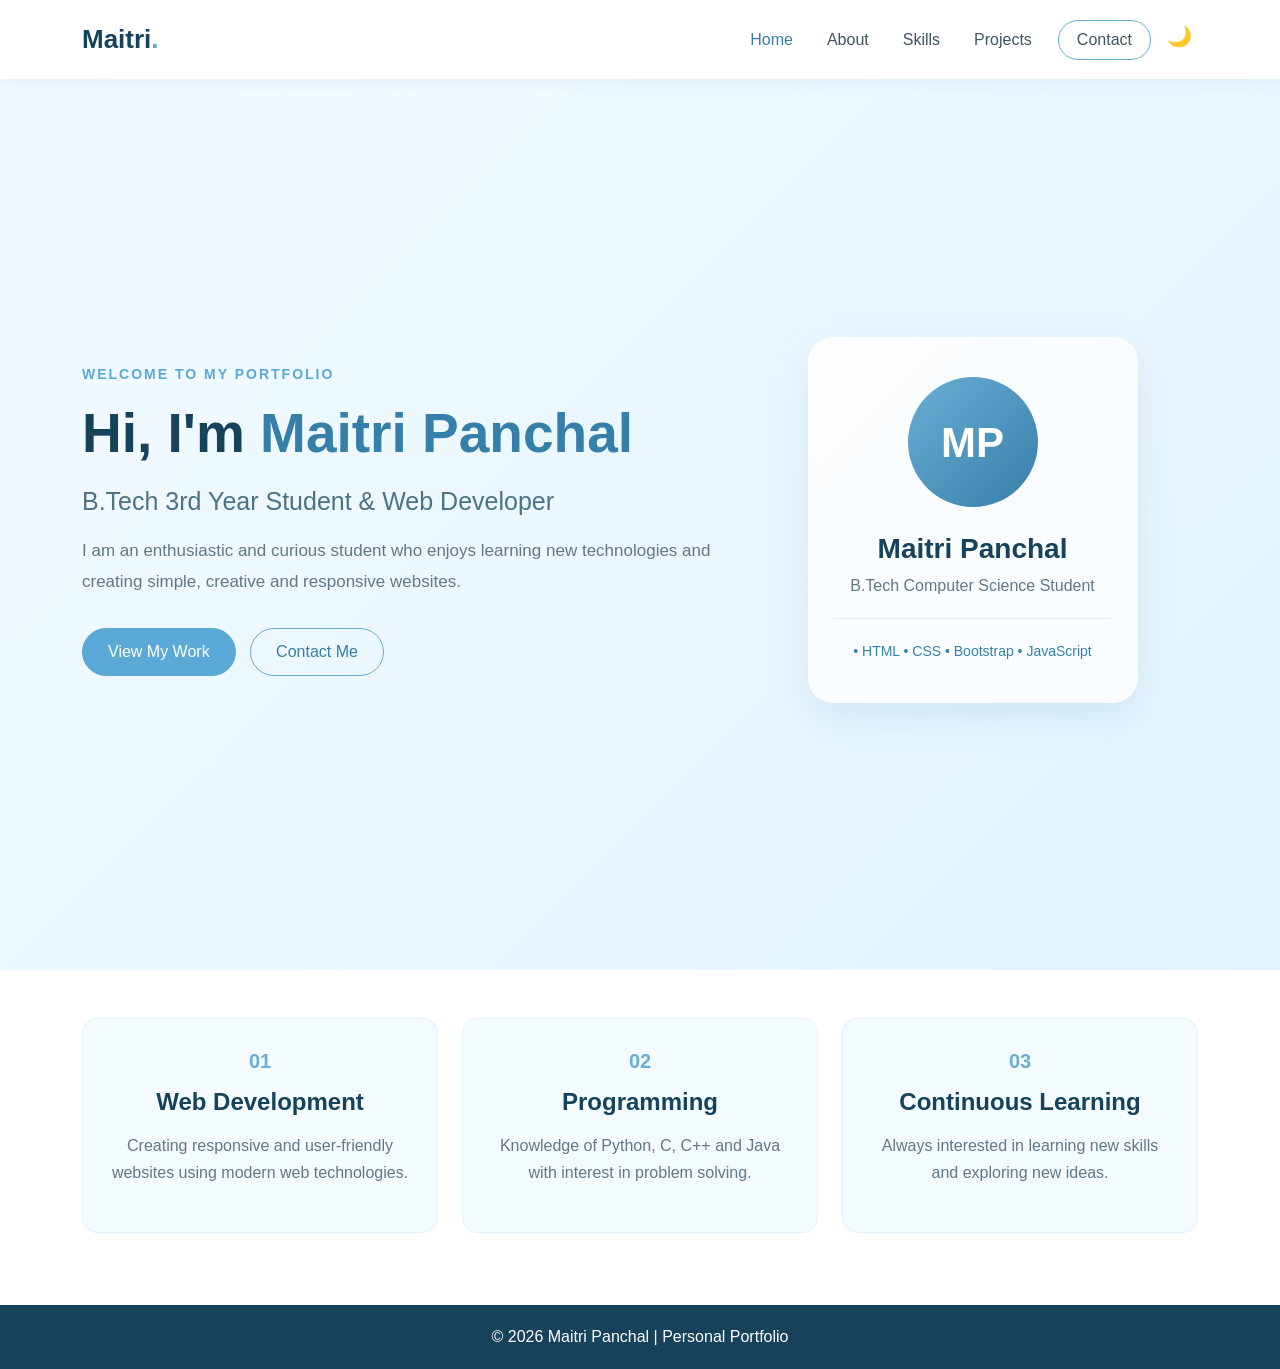
<file: index.html>
<!DOCTYPE html>
<html lang="en">
<head>
    <meta charset="UTF-8">
    <meta name="viewport" content="width=device-width, initial-scale=1.0">

    <title>Maitri Panchal | Portfolio</title>

    <!-- Bootstrap CSS -->
    <link href="https://cdn.jsdelivr.net/npm/bootstrap@5.3.3/dist/css/bootstrap.min.css" rel="stylesheet">

    <!-- Custom CSS -->
    <link rel="stylesheet" href="style.css">
</head>

<body>

    <!-- Navbar -->
    <nav class="navbar navbar-expand-lg fixed-top">
        <div class="container">

            <a class="navbar-brand" href="index.html">
                Maitri<span>.</span>
            </a>

            <button class="navbar-toggler" type="button"
                    data-bs-toggle="collapse"
                    data-bs-target="#navbarNav">
                <span class="navbar-toggler-icon"></span>
            </button>

            <div class="collapse navbar-collapse" id="navbarNav">
                <ul class="navbar-nav ms-auto">

                    <li class="nav-item">
                        <a class="nav-link active" href="index.html">Home</a>
                    </li>

                    <li class="nav-item">
                        <a class="nav-link" href="about.html">About</a>
                    </li>

                    <li class="nav-item">
                        <a class="nav-link" href="skills.html">Skills</a>
                    </li>

                    <li class="nav-item">
                        <a class="nav-link" href="projects.html">Projects</a>
                    </li>
<li class="nav-item">
    <a class="nav-link contact-link" href="contact.html">Contact</a>
</li>
<li class="nav-item">
    <button class="theme-btn" onclick="toggleTheme()">🌙</button>
</li>
                </ul>
            </div>

        </div>
    </nav>


    <!-- Hero Section -->
    <section class="hero">

        <div class="container">
            <div class="row align-items-center min-vh-100">

                <div class="col-lg-7">

                    <p class="hero-small">
                        WELCOME TO MY PORTFOLIO
                    </p>

                    <h1>
                        Hi, I'm <span>Maitri Panchal</span>
                    </h1>

                    <h2>
                        B.Tech 3rd Year Student & Web Developer
                    </h2>

                    <p class="hero-text">
                        I am an enthusiastic and curious student who enjoys
                        learning new technologies and creating simple,
                        creative and responsive websites.
                    </p>

                    <div class="hero-buttons">

                        <a href="projects.html" class="btn btn-primary">
                            View My Work
                        </a>

                        <a href="contact.html" class="btn btn-outline-primary">
                            Contact Me
                        </a>

                    </div>

                </div>

                <div class="col-lg-5 text-center">

                    <div class="profile-card">

                        <div class="profile-circle">
                            MP
                        </div>

                        <h3>Maitri Panchal</h3>

                        <p>B.Tech Computer Science Student</p>

                        <div class="profile-line"></div>

                        <small>
                            • HTML • CSS • Bootstrap • JavaScript
                        </small>

                    </div>

                </div>

            </div>
        </div>

    </section>


    <!-- Quick Introduction -->
    <section class="intro-section py-5">

        <div class="container">

            <div class="row text-center">

                <div class="col-md-4 mb-4">
                    <div class="intro-card">
                        <h3>01</h3>
                        <h4>Web Development</h4>
                        <p>
                            Creating responsive and user-friendly websites
                            using modern web technologies.
                        </p>
                    </div>
                </div>

                <div class="col-md-4 mb-4">
                    <div class="intro-card">
                        <h3>02</h3>
                        <h4>Programming</h4>
                        <p>
                            Knowledge of Python, C, C++ and Java with
                            interest in problem solving.
                        </p>
                    </div>
                </div>

                <div class="col-md-4 mb-4">
                    <div class="intro-card">
                        <h3>03</h3>
                        <h4>Continuous Learning</h4>
                        <p>
                            Always interested in learning new skills and
                            exploring new ideas.
                        </p>
                    </div>
                </div>

            </div>

        </div>

    </section>


    <!-- Footer -->
    <footer>
        <p>
            © 2026 Maitri Panchal | Personal Portfolio
        </p>
    </footer>


    <!-- Bootstrap JS -->
    <script src="https://cdn.jsdelivr.net/npm/bootstrap@5.3.3/dist/js/bootstrap.bundle.min.js"></script>

    <!-- Custom JS -->
    <script src="script.js"></script>

</body>
</html>
</file>
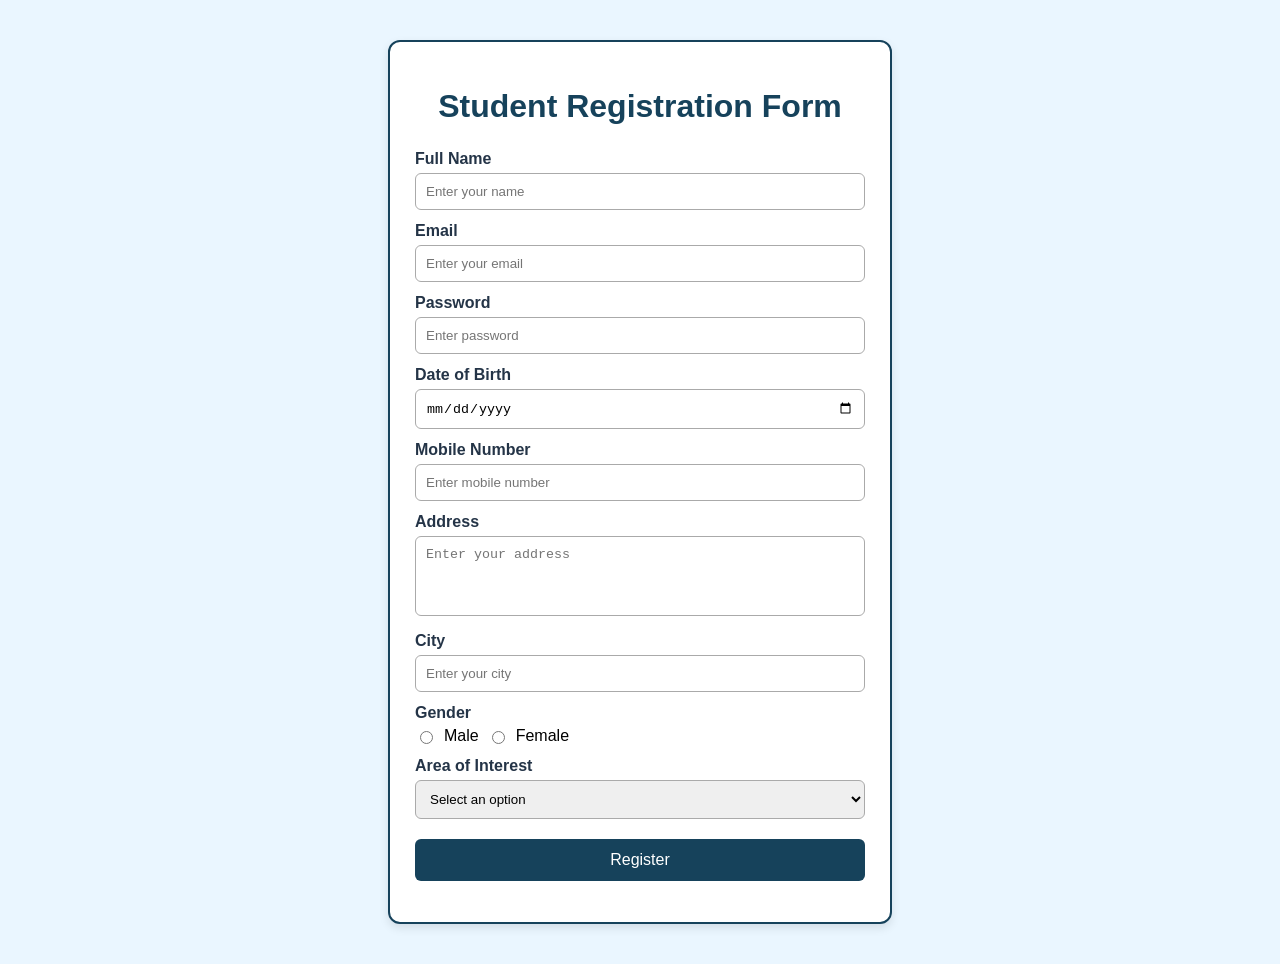
<file: student-registration/index.html>
<!DOCTYPE html>
<html lang="en">
<head>
    <meta charset="UTF-8">
    <meta name="viewport" content="width=device-width, initial-scale=1.0">
    <title>Student Registration Form</title>

    <link rel="stylesheet" href="style.css">
</head>

<body>

    <div class="container">
        <h1>Student Registration Form</h1>

        <form id="registrationForm">

            <label>Full Name</label>
            <input type="text" id="name" placeholder="Enter your name">

            <label>Email</label>
            <input type="email" id="email" placeholder="Enter your email">

            <label>Password</label>
            <input type="password" id="password" placeholder="Enter password">

            <label>Date of Birth</label>
            <input type="date" id="dob">

            <label>Mobile Number</label>
            <input type="tel" id="mobile" placeholder="Enter mobile number">

            <label>Address</label>
            <textarea id="address" placeholder="Enter your address"></textarea>

            <label>City</label>
            <input type="text" id="city" placeholder="Enter your city">

            <label>Gender</label>
            <div class="gender">
                <input type="radio" name="gender" value="Male"> Male
                <input type="radio" name="gender" value="Female"> Female
            </div>

            <label>Area of Interest</label>
            <select id="interest">
                <option value="">Select an option</option>
                <option>Web Development</option>
                <option>Python</option>
                <option>Java</option>
                <option>Data Science</option>
            </select>

            <button type="submit">Register</button>

        </form>

        <p id="message"></p>
    </div>

    <script src="script.js"></script>

</body>
</html>
</file>
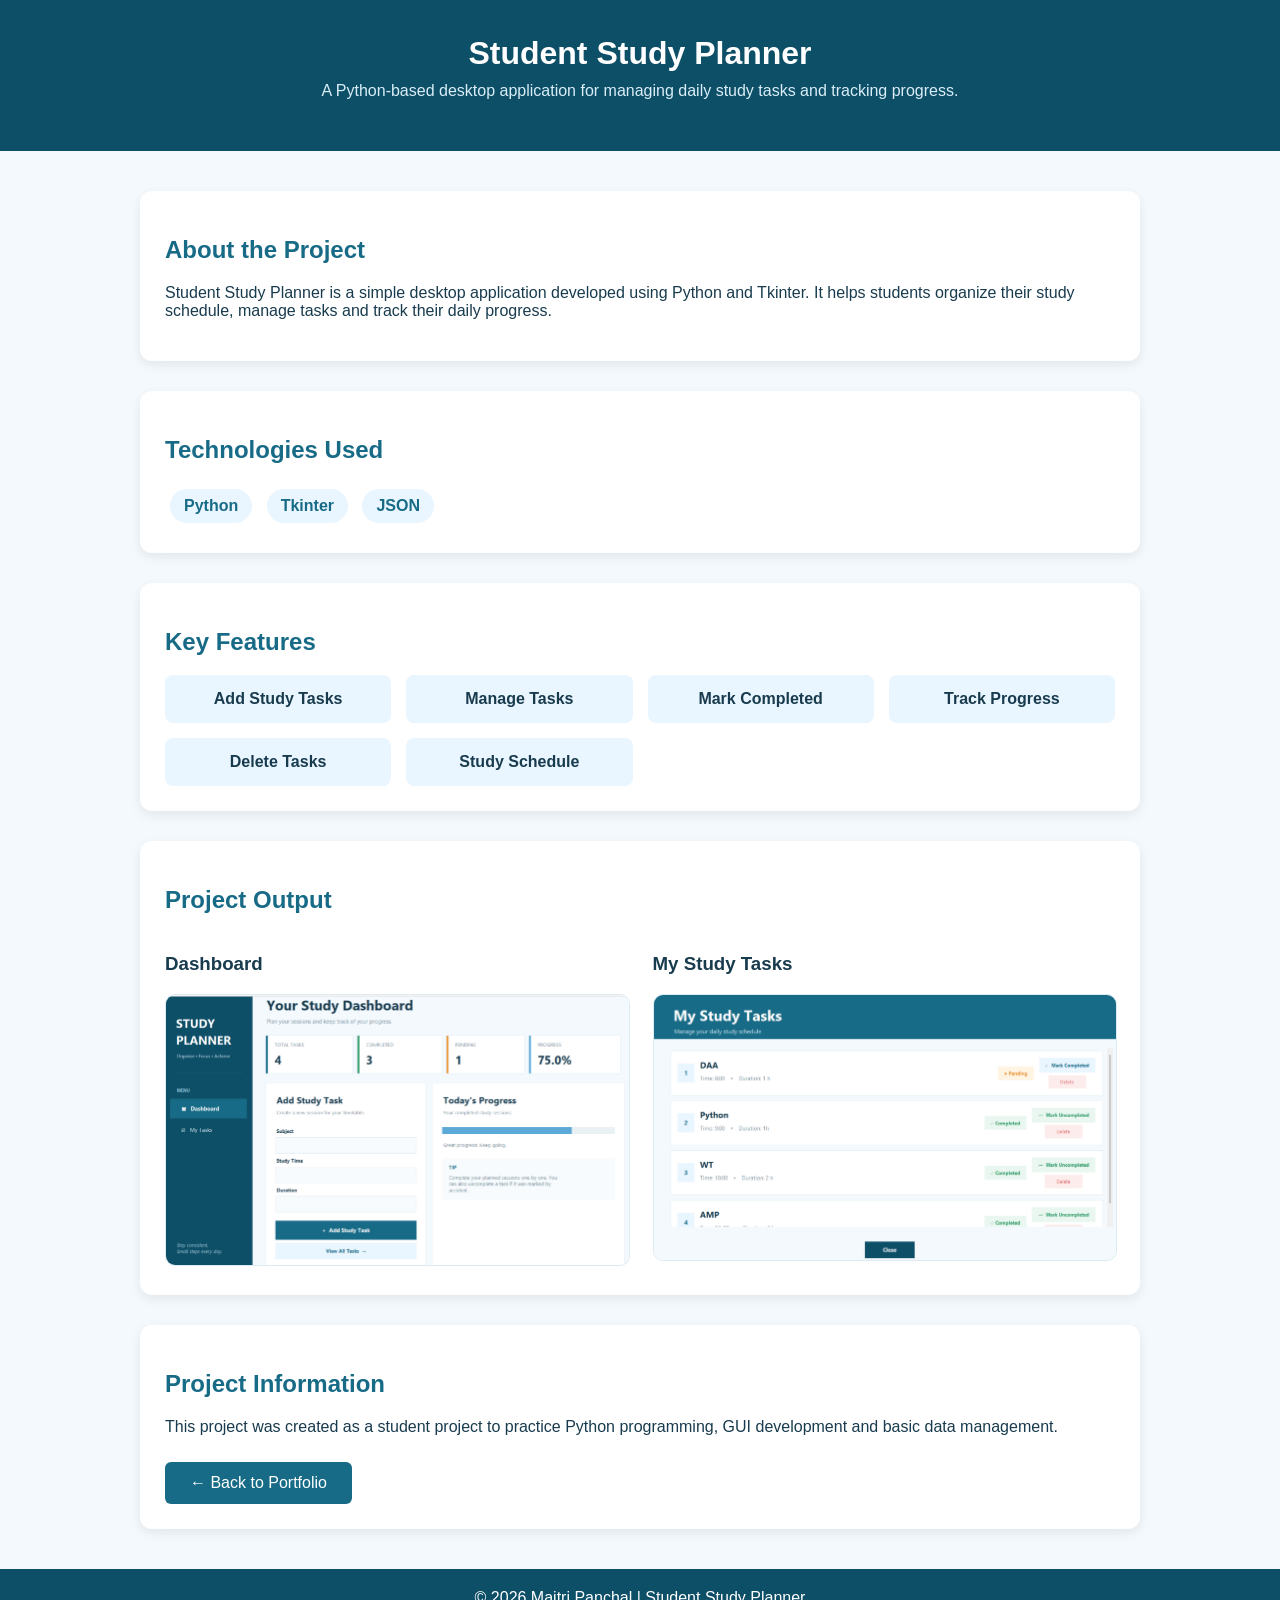
<file: student-study-planner/index.html>
<!DOCTYPE html>
<html lang="en">

<head>
    <meta charset="UTF-8">
    <meta name="viewport" content="width=device-width, initial-scale=1.0">

    <title>Student Study Planner | Maitri Panchal</title>

    <style>
        body {
            font-family: Arial, sans-serif;
            margin: 0;
            background: #f3f9fd;
            color: #183b4e;
        }

        header {
            background: #0e4f68;
            color: white;
            text-align: center;
            padding: 35px 20px;
        }

        header h1 {
            margin: 0;
            font-size: 32px;
        }

        header p {
            margin-top: 10px;
            color: #d9eef7;
        }

        .container {
            width: 90%;
            max-width: 1000px;
            margin: 40px auto;
        }

        .card {
            background: white;
            padding: 25px;
            margin-bottom: 30px;
            border-radius: 12px;
            box-shadow: 0 4px 12px rgba(0, 0, 0, 0.08);
        }

        h2 {
            color: #176b87;
        }

        .features {
            display: grid;
            grid-template-columns: repeat(auto-fit, minmax(200px, 1fr));
            gap: 15px;
        }

        .feature {
            background: #eaf6ff;
            padding: 15px;
            border-radius: 8px;
            text-align: center;
            font-weight: bold;
        }

        .screenshots {
            display: grid;
            grid-template-columns: repeat(auto-fit, minmax(300px, 1fr));
            gap: 25px;
        }

        .screenshots img {
            width: 100%;
            border-radius: 10px;
            border: 1px solid #dceaf2;
        }

        .tech span {
            display: inline-block;
            background: #eaf6ff;
            color: #176b87;
            padding: 8px 14px;
            margin: 5px;
            border-radius: 20px;
            font-weight: bold;
        }

        .back-btn {
            display: inline-block;
            background: #176b87;
            color: white;
            text-decoration: none;
            padding: 12px 25px;
            border-radius: 6px;
            margin-top: 10px;
        }

        .back-btn:hover {
            background: #0e4f68;
        }

        footer {
            text-align: center;
            padding: 20px;
            background: #0e4f68;
            color: white;
            margin-top: 40px;
        }
    </style>

</head>

<body>

    <header>

        <h1>Student Study Planner</h1>

        <p>
            A Python-based desktop application for managing
            daily study tasks and tracking progress.
        </p>

    </header>


    <div class="container">


        <!-- About Project -->
        <div class="card">

            <h2>About the Project</h2>

            <p>
                Student Study Planner is a simple desktop application
                developed using Python and Tkinter. It helps students
                organize their study schedule, manage tasks and track
                their daily progress.
            </p>

        </div>


        <!-- Technologies -->
        <div class="card">

            <h2>Technologies Used</h2>

            <div class="tech">

                <span>Python</span>
                <span>Tkinter</span>
                <span>JSON</span>

            </div>

        </div>


        <!-- Features -->
        <div class="card">

            <h2>Key Features</h2>

            <div class="features">

                <div class="feature">
                    Add Study Tasks
                </div>

                <div class="feature">
                    Manage Tasks
                </div>

                <div class="feature">
                    Mark Completed
                </div>

                <div class="feature">
                    Track Progress
                </div>

                <div class="feature">
                    Delete Tasks
                </div>

                <div class="feature">
                    Study Schedule
                </div>

            </div>

        </div>


        <!-- Screenshots -->
        <div class="card">

            <h2>Project Output</h2>

            <div class="screenshots">

                <div>
                    <h3>Dashboard</h3>
                    <img src="dashboard.png" alt="Student Study Planner Dashboard">
                </div>

                <div>
                    <h3>My Study Tasks</h3>
                    <img src="tasks.png" alt="Student Study Planner Tasks">
                </div>

            </div>

        </div>


        <!-- Back Button -->
        <div class="card">

            <h2>Project Information</h2>

            <p>
                This project was created as a student project to
                practice Python programming, GUI development and
                basic data management.
            </p>

            <a href="../projects.html" class="back-btn">
                ← Back to Portfolio
            </a>

        </div>


    </div>


    <footer>

        © 2026 Maitri Panchal | Student Study Planner
 </footer>

</body>

</html>
</file>
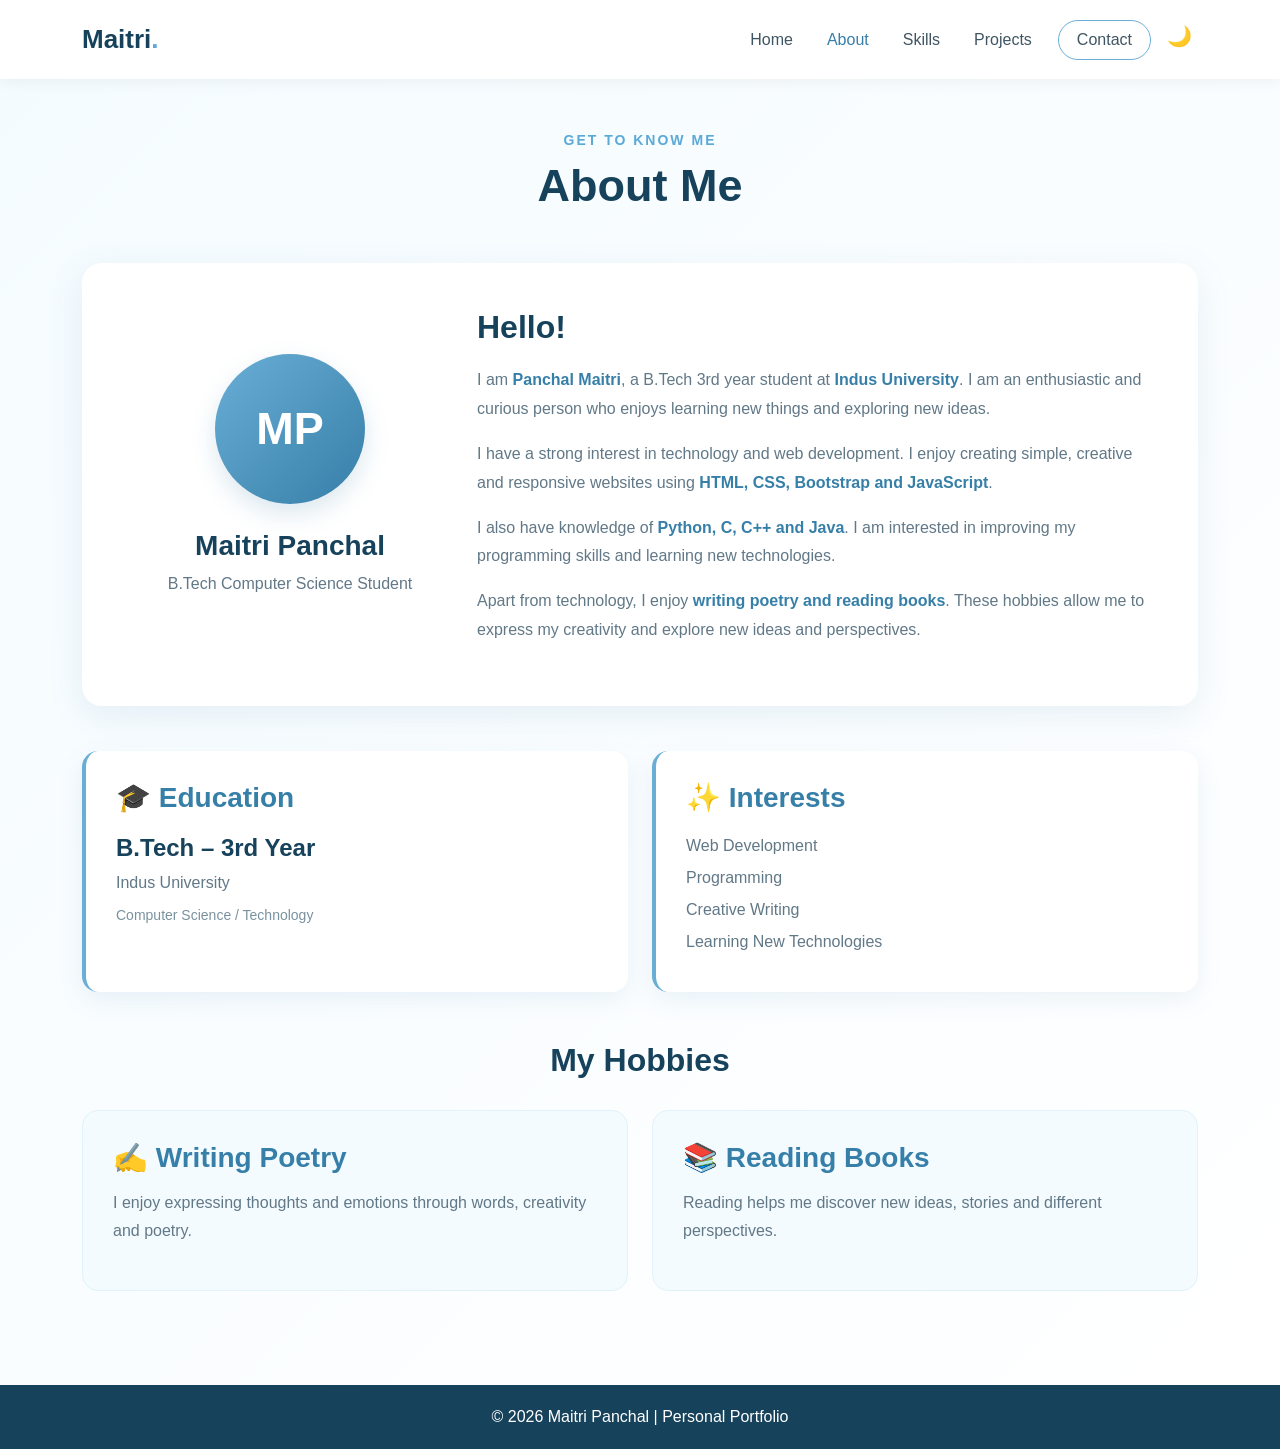
<file: about.html>
<!DOCTYPE html>
<html lang="en">

<head>
    <meta charset="UTF-8">
    <meta name="viewport" content="width=device-width, initial-scale=1.0">

    <title>About Me | Maitri Panchal</title>

    <!-- Bootstrap CSS -->
    <link href="https://cdn.jsdelivr.net/npm/bootstrap@5.3.3/dist/css/bootstrap.min.css" rel="stylesheet">

    <!-- Custom CSS -->
    <link rel="stylesheet" href="style.css">
</head>

<body>

    <!-- Navbar -->
    <nav class="navbar navbar-expand-lg fixed-top">
        <div class="container">

            <a class="navbar-brand" href="index.html">
                Maitri<span>.</span>
            </a>

            <button class="navbar-toggler" type="button"
                    data-bs-toggle="collapse"
                    data-bs-target="#navbarNav">

                <span class="navbar-toggler-icon"></span>

            </button>

            <div class="collapse navbar-collapse" id="navbarNav">

                <ul class="navbar-nav ms-auto">

                    <li class="nav-item">
                        <a class="nav-link" href="index.html">Home</a>
                    </li>

                    <li class="nav-item">
                        <a class="nav-link active" href="about.html">About</a>
                    </li>

                    <li class="nav-item">
                        <a class="nav-link" href="skills.html">Skills</a>
                    </li>

                    <li class="nav-item">
                        <a class="nav-link" href="projects.html">Projects</a>
                    </li>

                    <li class="nav-item">
                        <a class="nav-link contact-link" href="contact.html">
                            Contact
                        </a>
                    </li>
<li class="nav-item">
    <button class="theme-btn" onclick="toggleTheme()">🌙</button>
</li>
                </ul>

            </div>

        </div>
    </nav>


    <!-- About Section -->
    <section class="page-section">

        <div class="container">

            <div class="section-heading">
                <p>GET TO KNOW ME</p>
                <h1>About Me</h1>
            </div>


            <div class="about-card">

                <div class="row align-items-center">

                    <div class="col-lg-4 text-center mb-4 mb-lg-0">

                        <div class="about-circle">
                            MP
                        </div>

                        <h3>Maitri Panchal</h3>

                        <p>
                            B.Tech Computer Science Student
                        </p>

                    </div>


                    <div class="col-lg-8">

                        <h2>Hello! </h2>

                        <p>
                            I am <strong>Panchal Maitri</strong>, a B.Tech
                            3rd year student at <strong>Indus University</strong>.
                            I am an enthusiastic and curious person who enjoys
                            learning new things and exploring new ideas.
                        </p>

                        <p>
                            I have a strong interest in technology and
                            web development. I enjoy creating simple,
                            creative and responsive websites using
                            <strong>HTML, CSS, Bootstrap and JavaScript</strong>.
                        </p>

                        <p>
                            I also have knowledge of
                            <strong>Python, C, C++ and Java</strong>.
                            I am interested in improving my programming
                            skills and learning new technologies.
                        </p>

                        <p>
                            Apart from technology, I enjoy
                            <strong>writing poetry and reading books</strong>.
                            These hobbies allow me to express my creativity
                            and explore new ideas and perspectives.
                        </p>

                    </div>

                </div>

            </div>


            <!-- Education -->
            <div class="about-info-section">

                <div class="row">

                    <div class="col-md-6 mb-4">

                        <div class="info-card">

                            <h3>🎓 Education</h3>

                            <h4>B.Tech – 3rd Year</h4>

                            <p>
                                Indus University
                            </p>

                            <small>
                                Computer Science / Technology
                            </small>

                        </div>

                    </div>


                    <div class="col-md-6 mb-4">

                        <div class="info-card">

                            <h3>✨ Interests</h3>

                            <p>
                                Web Development
                            </p>

                            <p>
                                Programming
                            </p>

                            <p>
                                Creative Writing
                            </p>

                            <p>
                                Learning New Technologies
                            </p>

                        </div>

                    </div>

                </div>

            </div>


            <!-- Hobbies -->
            <div class="hobbies-section">

                <h2>My Hobbies</h2>

                <div class="row">

                    <div class="col-md-6 mb-4">

                        <div class="hobby-card">

                            <h3>✍️ Writing Poetry</h3>

                            <p>
                                I enjoy expressing thoughts and emotions
                                through words, creativity and poetry.
                            </p>

                        </div>

                    </div>


                    <div class="col-md-6 mb-4">

                        <div class="hobby-card">

                            <h3>📚 Reading Books</h3>

                            <p>
                                Reading helps me discover new ideas,
                                stories and different perspectives.
                            </p>

                        </div>

                    </div>

                </div>

            </div>

        </div>

    </section>


    <!-- Footer -->
    <footer>

        <p>
            © 2026 Maitri Panchal | Personal Portfolio
        </p>

    </footer>


    <!-- Bootstrap JS -->
    <script src="https://cdn.jsdelivr.net/npm/bootstrap@5.3.3/dist/js/bootstrap.bundle.min.js"></script>

    <!-- Custom JS -->
    <script src="script.js"></script>

</body>

</html>
</file>
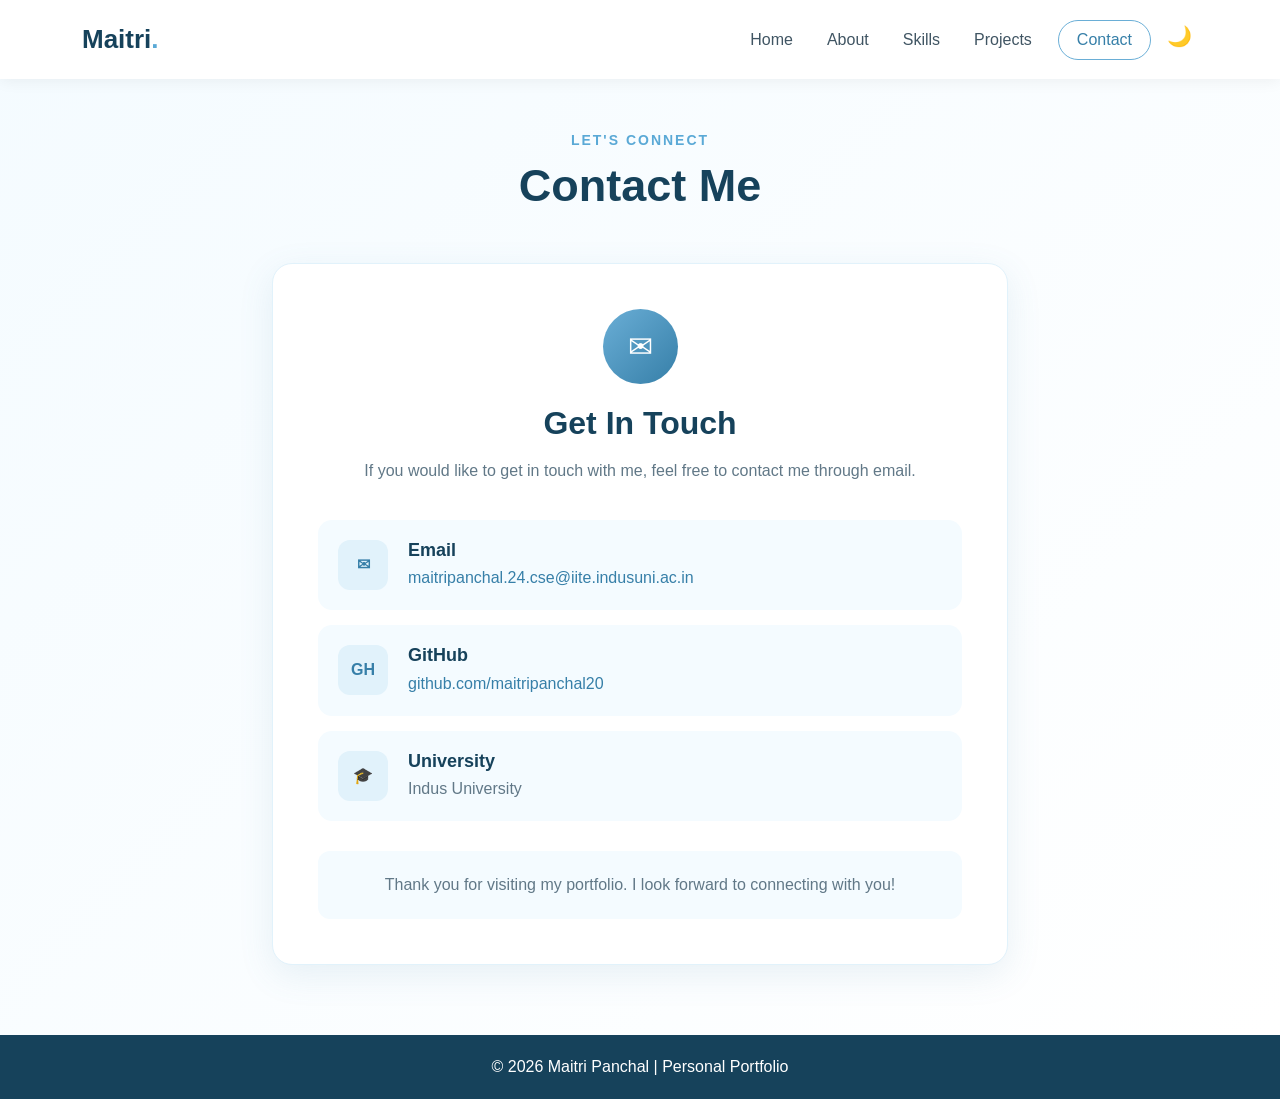
<file: contact.html>
<!DOCTYPE html>
<html lang="en">

<head>
    <meta charset="UTF-8">
    <meta name="viewport" content="width=device-width, initial-scale=1.0">

    <title>Contact | Maitri Panchal</title>

    <!-- Bootstrap CSS -->
    <link href="https://cdn.jsdelivr.net/npm/bootstrap@5.3.3/dist/css/bootstrap.min.css" rel="stylesheet">

    <!-- Custom CSS -->
    <link rel="stylesheet" href="style.css">
</head>

<body>

    <!-- Navbar -->
    <nav class="navbar navbar-expand-lg fixed-top">
        <div class="container">

            <a class="navbar-brand" href="index.html">
                Maitri<span>.</span>
            </a>

            <button class="navbar-toggler" type="button"
                    data-bs-toggle="collapse"
                    data-bs-target="#navbarNav">

                <span class="navbar-toggler-icon"></span>

            </button>

            <div class="collapse navbar-collapse" id="navbarNav">

                <ul class="navbar-nav ms-auto">

                    <li class="nav-item">
                        <a class="nav-link" href="index.html">Home</a>
                    </li>

                    <li class="nav-item">
                        <a class="nav-link" href="about.html">About</a>
                    </li>

                    <li class="nav-item">
                        <a class="nav-link" href="skills.html">Skills</a>
                    </li>

                    <li class="nav-item">
                        <a class="nav-link" href="projects.html">Projects</a>
                    </li>

                    <li class="nav-item">
                        <a class="nav-link active contact-link" href="contact.html">
                            Contact
                        </a>
                    </li>
                    <li class="nav-item">
    <button class="theme-btn" onclick="toggleTheme()">🌙</button>
</li>

                </ul>

            </div>

        </div>
    </nav>


    <!-- Contact Section -->
    <section class="page-section">

        <div class="container">

            <div class="section-heading">
                <p>LET'S CONNECT</p>
                <h1>Contact Me</h1>
            </div>


            <div class="row justify-content-center">

                <div class="col-lg-8">

                    <div class="contact-card">

                        <div class="text-center">

                            <div class="contact-icon">
                                ✉
                            </div>

                            <h2>Get In Touch</h2>

                            <p>
                                If you would like to get in touch with me,
                                feel free to contact me through email.
                            </p>

                        </div>


                        <div class="contact-details">

                            <div class="contact-item">

                                <div class="contact-item-icon">
                                    ✉
                                </div>

                                <div>
                                    <h4>Email</h4>

                                    <a href="mailto:maitripanchal.24.cse@iite.indusuni.ac.in">
                                        maitripanchal.24.cse@iite.indusuni.ac.in
                                    </a>
                                </div>

                            </div>


                            <div class="contact-item">

                                <div class="contact-item-icon">
                                    GH
                                </div>

                                <div>
                                    <h4>GitHub</h4>

                                    <a href="https://github.com/maitripanchal20"
                                       target="_blank">
                                        github.com/maitripanchal20
                                    </a>
                                </div>

                            </div>


                            <div class="contact-item">

                                <div class="contact-item-icon">
                                    🎓
                                </div>

                                <div>
                                    <h4>University</h4>

                                    <p>
                                        Indus University
                                    </p>
                                </div>

                            </div>

                        </div>


                        <div class="contact-message">

                            <p>
                                Thank you for visiting my portfolio.
                                I look forward to connecting with you!
                            </p>

                        </div>

                    </div>

                </div>

            </div>

        </div>

    </section>


    <!-- Footer -->
    <footer>

        <p>
            © 2026 Maitri Panchal | Personal Portfolio
        </p>

    </footer>


    <!-- Bootstrap JS -->
    <script src="https://cdn.jsdelivr.net/npm/bootstrap@5.3.3/dist/js/bootstrap.bundle.min.js"></script>

    <!-- Custom JS -->
    <script src="script.js"></script>

</body>

</html>
</file>
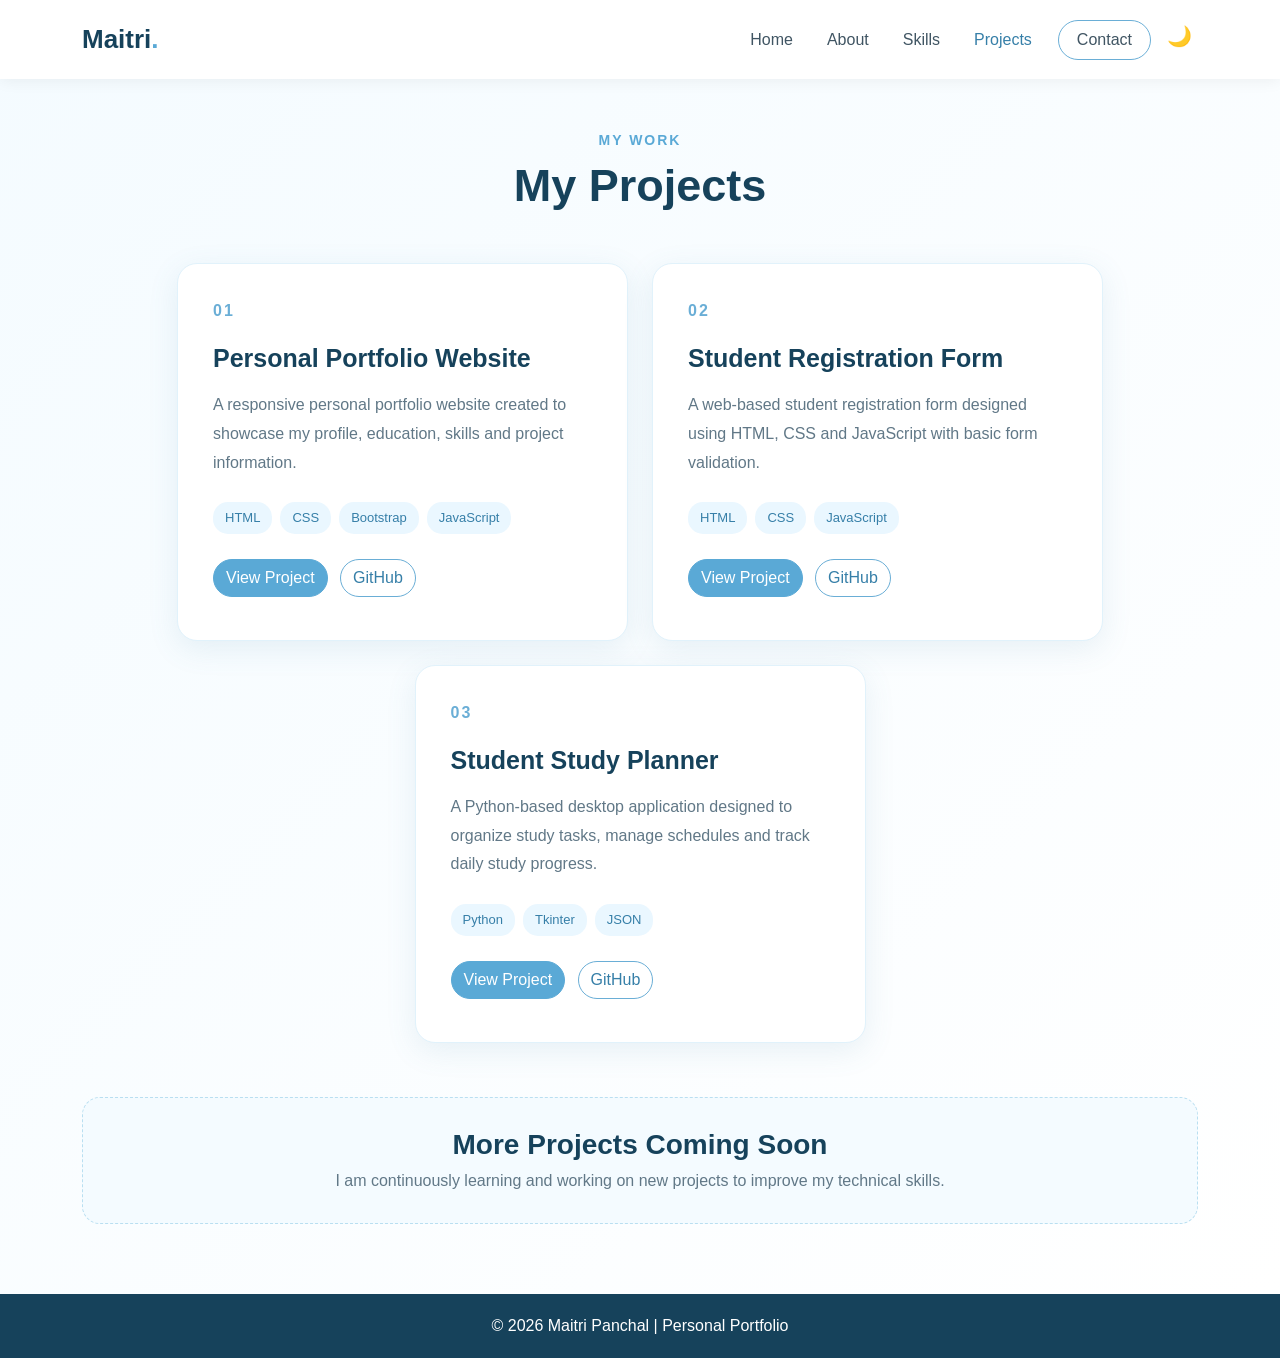
<file: projects.html>
<!DOCTYPE html>
<html lang="en">

<head>
    <meta charset="UTF-8">
    <meta name="viewport" content="width=device-width, initial-scale=1.0">

    <title>Projects | Maitri Panchal</title>

    <!-- Bootstrap CSS -->
    <link href="https://cdn.jsdelivr.net/npm/bootstrap@5.3.3/dist/css/bootstrap.min.css" rel="stylesheet">

    <!-- Custom CSS -->
    <link rel="stylesheet" href="style.css">

</head>

<body>

<!-- Navbar -->
<nav class="navbar navbar-expand-lg fixed-top">
    <div class="container">

        <a class="navbar-brand" href="index.html">
            Maitri<span>.</span>
        </a>

        <button class="navbar-toggler" type="button"
                data-bs-toggle="collapse"
                data-bs-target="#navbarNav">

            <span class="navbar-toggler-icon"></span>

        </button>

        <div class="collapse navbar-collapse" id="navbarNav">

            <ul class="navbar-nav ms-auto">

                <li class="nav-item">
                    <a class="nav-link" href="index.html">Home</a>
                </li>

                <li class="nav-item">
                    <a class="nav-link" href="about.html">About</a>
                </li>

                <li class="nav-item">
                    <a class="nav-link" href="skills.html">Skills</a>
                </li>

                <li class="nav-item">
                    <a class="nav-link active" href="projects.html">Projects</a>
                </li>

                <li class="nav-item">
                    <a class="nav-link contact-link" href="contact.html">
                        Contact
                    </a>
                </li>

                <li class="nav-item">
                    <button class="theme-btn" onclick="toggleTheme()">🌙</button>
                </li>

            </ul>

        </div>

    </div>
</nav>


<!-- Projects Section -->
<section class="page-section">

    <div class="container">

        <div class="section-heading">
            <p>MY WORK</p>
            <h1>My Projects</h1>
        </div>


        <div class="row justify-content-center">

            <!-- Project 1 -->
            <div class="col-lg-5 col-md-6 mb-4">

                <div class="project-card">

                    <div class="project-number">
                        01
                    </div>

                    <h2>Personal Portfolio Website</h2>

                    <p>
                        A responsive personal portfolio website
                        created to showcase my profile, education,
                        skills and project information.
                    </p>

                    <div class="project-tech">

                        <span>HTML</span>
                        <span>CSS</span>
                        <span>Bootstrap</span>
                        <span>JavaScript</span>

                    </div>

                    <div class="project-buttons">

                        <a href="index.html" class="btn btn-primary">
                            View Project
                        </a>

                        <a href="https://github.com/maitripanchal20/WT_project"
                           target="_blank"
                           class="btn btn-outline-primary">
                            GitHub
                        </a>

                    </div>

                </div>

            </div>


            <!-- Project 2 -->
            <div class="col-lg-5 col-md-6 mb-4">

                <div class="project-card">

                    <div class="project-number">
                        02
                    </div>

                    <h2>Student Registration Form</h2>

                    <p>
                        A web-based student registration form
                        designed using HTML, CSS and JavaScript
                        with basic form validation.
                    </p>

                    <div class="project-tech">

                        <span>HTML</span>
                        <span>CSS</span>
                        <span>JavaScript</span>

                    </div>

                    <div class="project-buttons">

                        <a href="student-registration/index.html"
                           class="btn btn-primary">
                            View Project
                        </a>

                        <a href="https://github.com/maitripanchal20/WT_project/tree/main/student-registration"
                           target="_blank"
                           class="btn btn-outline-primary">
                            GitHub
                        </a>

                    </div>

                </div>

            </div>


            <!-- Project 3 -->
            <div class="col-lg-5 col-md-6 mb-4">

                <div class="project-card">

                    <div class="project-number">
                        03
                    </div>

                    <h2>Student Study Planner</h2>

                    <p>
                        A Python-based desktop application designed
                        to organize study tasks, manage schedules
                        and track daily study progress.
                    </p>

                    <div class="project-tech">

                        <span>Python</span>
                        <span>Tkinter</span>
                        <span>JSON</span>

                    </div>

                    <div class="project-buttons">

                        <!-- Python Project Demo -->
                        <a href="student-study-planner/index.html"
                           class="btn btn-primary">
                            View Project
                        </a>

                        <!-- Python Project GitHub -->
                        <a href="https://github.com/maitripanchal20/WT_project/tree/main/student-study-planner"
                           target="_blank"
                           class="btn btn-outline-primary">
                            GitHub
                        </a>

                    </div>

                </div>

            </div>

        </div>


        <!-- Future Projects -->
        <div class="future-project">

            <h3>More Projects Coming Soon</h3>

            <p>
                I am continuously learning and working on new
                projects to improve my technical skills.
            </p>

        </div>

    </div>

</section>


<!-- Footer -->
<footer>

    <p>
        © 2026 Maitri Panchal | Personal Portfolio
    </p>

</footer>


<!-- Bootstrap JS -->
<script src="https://cdn.jsdelivr.net/npm/bootstrap@5.3.3/dist/js/bootstrap.bundle.min.js"></script>

<!-- Custom JS -->
<script src="script.js"></script>

</body>

</html>
</file>
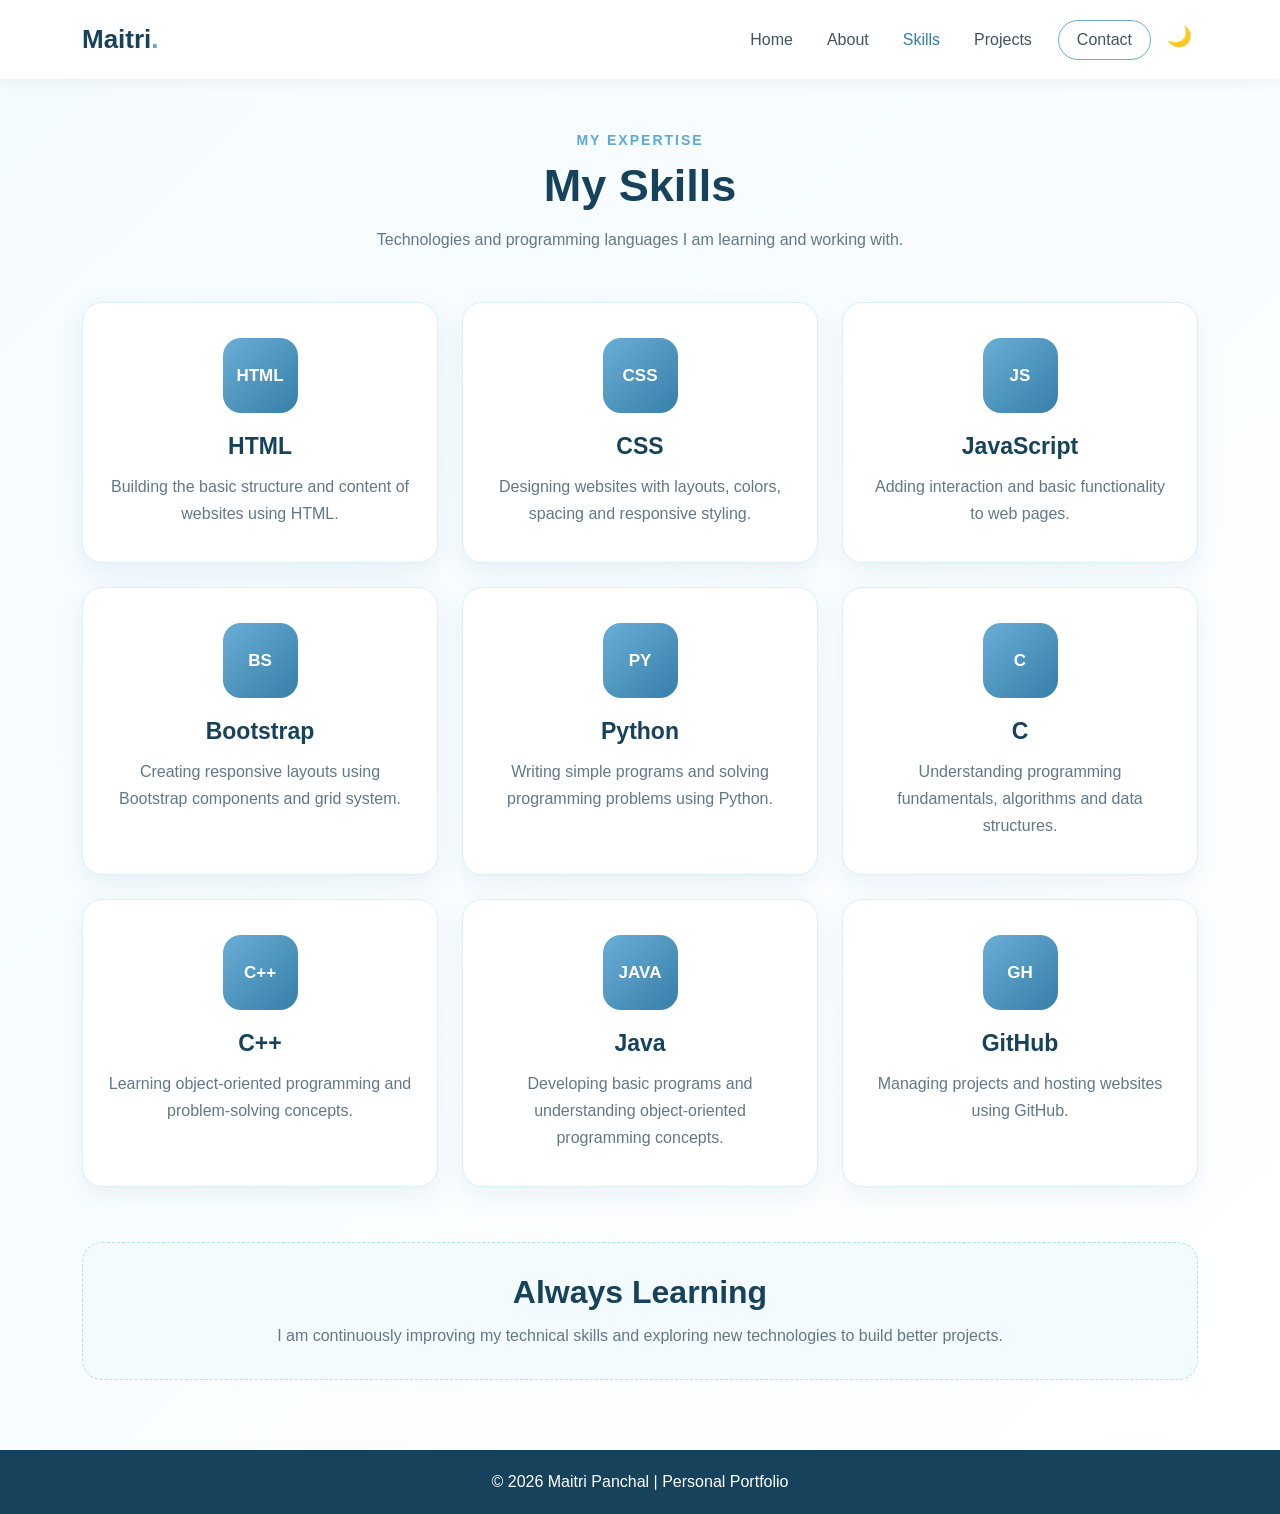
<file: skills.html>
<!DOCTYPE html>
<html lang="en">

<head>
    <meta charset="UTF-8">
    <meta name="viewport" content="width=device-width, initial-scale=1.0">

    <title>Skills | Maitri Panchal</title>

    <!-- Bootstrap CSS -->
    <link href="https://cdn.jsdelivr.net/npm/bootstrap@5.3.3/dist/css/bootstrap.min.css" rel="stylesheet">

    <!-- Custom CSS -->
    <link rel="stylesheet" href="style.css">
</head>

<body>

    <!-- Navbar -->
    <nav class="navbar navbar-expand-lg navbar-light fixed-top">

        <div class="container">

            <a class="navbar-brand" href="index.html">
                Maitri<span>.</span>
            </a>

            <!-- Mobile Menu Button -->
            <button class="navbar-toggler"
                    type="button"
                    data-bs-toggle="collapse"
                    data-bs-target="#navbarNav"
                    aria-controls="navbarNav"
                    aria-expanded="false"
                    aria-label="Toggle navigation">

                <span class="navbar-toggler-icon"></span>

            </button>

            <!-- Navigation Links -->
            <div class="collapse navbar-collapse" id="navbarNav">

                <ul class="navbar-nav ms-auto">

                    <li class="nav-item">
                        <a class="nav-link" href="index.html">Home</a>
                    </li>

                    <li class="nav-item">
                        <a class="nav-link" href="about.html">About</a>
                    </li>

                    <li class="nav-item">
                        <a class="nav-link active" href="skills.html">Skills</a>
                    </li>

                    <li class="nav-item">
                        <a class="nav-link" href="projects.html">Projects</a>
                    </li>

                    <li class="nav-item">
                        <a class="nav-link contact-link" href="contact.html">
                            Contact
                        </a>
                    </li>
                    <li class="nav-item">
    <button class="theme-btn" onclick="toggleTheme()">🌙</button>
</li>

                </ul>

            </div>

        </div>

    </nav>


    <!-- Skills Page -->
    <section class="page-section skills-page">

        <div class="container">

            <!-- Page Heading -->
            <div class="section-heading">

                <p>MY EXPERTISE</p>

                <h1>My Skills</h1>

                <span>
                    Technologies and programming languages I am learning
                    and working with.
                </span>

            </div>


            <!-- Skills Cards -->
            <div class="row g-4 justify-content-center">


                <!-- HTML -->
                <div class="col-lg-4 col-md-6">

                    <div class="new-skill-card">

                        <div class="new-skill-icon">
                            HTML
                        </div>

                        <h3>HTML</h3>

                        <p>
                            Building the basic structure and content
                            of websites using HTML.
                        </p>

                    </div>

                </div>


                <!-- CSS -->
                <div class="col-lg-4 col-md-6">

                    <div class="new-skill-card">

                        <div class="new-skill-icon">
                            CSS
                        </div>

                        <h3>CSS</h3>

                        <p>
                            Designing websites with layouts, colors,
                            spacing and responsive styling.
                        </p>

                    </div>

                </div>


                <!-- JavaScript -->
                <div class="col-lg-4 col-md-6">

                    <div class="new-skill-card">

                        <div class="new-skill-icon">
                            JS
                        </div>

                        <h3>JavaScript</h3>

                        <p>
                            Adding interaction and basic functionality
                            to web pages.
                        </p>

                    </div>

                </div>


                <!-- Bootstrap -->
                <div class="col-lg-4 col-md-6">

                    <div class="new-skill-card">

                        <div class="new-skill-icon">
                            BS
                        </div>

                        <h3>Bootstrap</h3>

                        <p>
                            Creating responsive layouts using Bootstrap
                            components and grid system.
                        </p>

                    </div>

                </div>


                <!-- Python -->
                <div class="col-lg-4 col-md-6">

                    <div class="new-skill-card">

                        <div class="new-skill-icon">
                            PY
                        </div>

                        <h3>Python</h3>

                        <p>
                            Writing simple programs and solving
                            programming problems using Python.
                        </p>

                    </div>

                </div>


                <!-- C -->
                <div class="col-lg-4 col-md-6">

                    <div class="new-skill-card">

                        <div class="new-skill-icon">
                            C
                        </div>

                        <h3>C</h3>

                        <p>
                            Understanding programming fundamentals,
                            algorithms and data structures.
                        </p>

                    </div>

                </div>


                <!-- C++ -->
                <div class="col-lg-4 col-md-6">

                    <div class="new-skill-card">

                        <div class="new-skill-icon">
                            C++
                        </div>

                        <h3>C++</h3>

                        <p>
                            Learning object-oriented programming
                            and problem-solving concepts.
                        </p>

                    </div>

                </div>


                <!-- Java -->
                <div class="col-lg-4 col-md-6">

                    <div class="new-skill-card">

                        <div class="new-skill-icon">
                            JAVA
                        </div>

                        <h3>Java</h3>

                        <p>
                            Developing basic programs and understanding
                            object-oriented programming concepts.
                        </p>

                    </div>

                </div>


                <!-- GitHub -->
                <div class="col-lg-4 col-md-6">

                    <div class="new-skill-card">

                        <div class="new-skill-icon">
                            GH
                        </div>

                        <h3>GitHub</h3>

                        <p>
                            Managing projects and hosting websites
                            using GitHub.
                        </p>

                    </div>

                </div>

            </div>


            <!-- Bottom Section -->
            <div class="skills-bottom">

                <h2>Always Learning </h2>

                <p>
                    I am continuously improving my technical skills
                    and exploring new technologies to build better projects.
                </p>

            </div>

        </div>

    </section>


    <!-- Footer -->
    <footer>

        <p>
            © 2026 Maitri Panchal | Personal Portfolio
        </p>

    </footer>


    <!-- Bootstrap JavaScript -->
    <script src="https://cdn.jsdelivr.net/npm/bootstrap@5.3.3/dist/js/bootstrap.bundle.min.js"></script>

    <!-- Custom JavaScript -->
    <script src="script.js"></script>

</body>

</html>
</file>
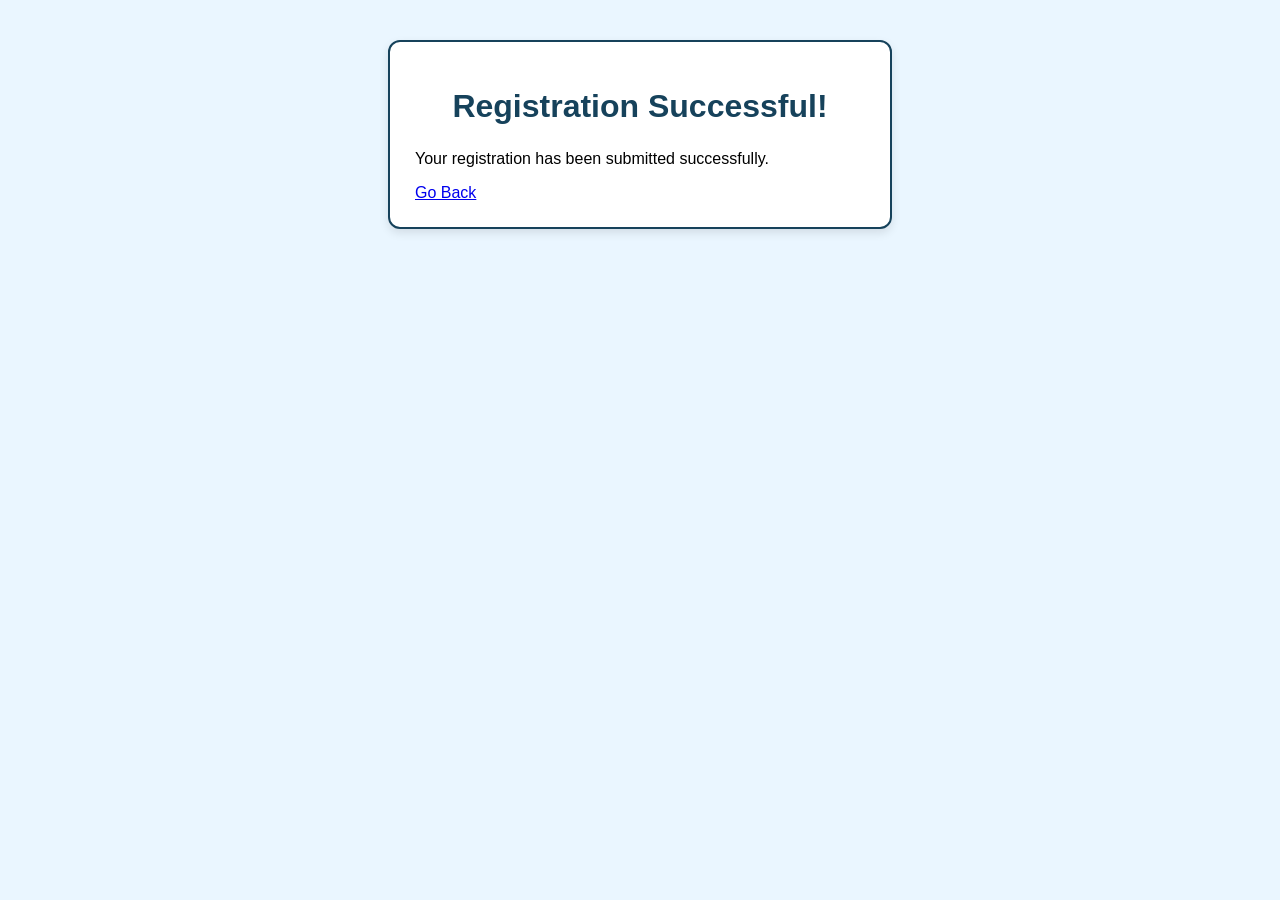
<file: student-registration/success.html>
<!DOCTYPE html>
<html lang="en">
<head>
    <meta charset="UTF-8">
    <meta name="viewport" content="width=device-width, initial-scale=1.0">
    <title>Registration Successful</title>

    <link rel="stylesheet" href="style.css">
</head>

<body>

    <div class="container success-page">
        <h1>Registration Successful!</h1>

        <p>Your registration has been submitted successfully.</p>

        <a href="index.html" class="back-btn">Go Back</a>
    </div>

</body>
</html>
</file>
<file: style.css>
/* ================================
   GENERAL
================================ */

html {
    scroll-behavior: smooth;
}

body {
    margin: 0;
    font-family: Arial, sans-serif;
    color: #243447;
    background-color: #ffffff;
}


/* ================================
   NAVBAR
================================ */

.navbar {
    background-color: rgba(255, 255, 255, 0.96);
    box-shadow: 0 2px 15px rgba(0, 0, 0, 0.06);
    padding: 15px 0;
}

.navbar-brand {
    font-size: 26px;
    font-weight: bold;
    color: #16425b !important;
}

.navbar-brand span {
    color: #5aa9d6;
}

.nav-link {
    color: #405563 !important;
    font-weight: 500;
    margin-left: 18px;
}

.nav-link:hover,
.nav-link.active {
    color: #367fa8 !important;
}

.contact-link {
    border: 1px solid #6aaed6;
    border-radius: 20px;
    padding: 7px 18px !important;
}

.contact-link:hover {
    background-color: #6aaed6;
    color: white !important;
}

.navbar-toggler {
    border: 1px solid #6aaed6;
}

.navbar-toggler:focus {
    box-shadow: none;
}


/* ================================
   HERO SECTION
================================ */

.hero {
    background: linear-gradient(135deg, #f4fbff, #e2f4ff);
    padding-top: 70px;
}

.hero-small {
    color: #5aa9d6;
    font-weight: bold;
    letter-spacing: 2px;
    font-size: 14px;
    margin-bottom: 15px;
}

.hero h1 {
    font-size: 55px;
    font-weight: bold;
    color: #16425b;
    line-height: 1.2;
}

.hero h1 span {
    color: #367fa8;
}

.hero h2 {
    color: #4d7185;
    font-size: 25px;
    font-weight: 500;
    margin-top: 20px;
}

.hero-text {
    color: #617887;
    font-size: 17px;
    line-height: 1.8;
    max-width: 650px;
    margin-top: 20px;
}

.hero-buttons {
    margin-top: 30px;
}

.hero-buttons .btn {
    padding: 11px 25px;
    border-radius: 25px;
    margin-right: 10px;
    font-weight: 500;
}

.btn-primary {
    background-color: #5aa9d6;
    border-color: #5aa9d6;
}

.btn-primary:hover {
    background-color: #367fa8;
    border-color: #367fa8;
}

.btn-outline-primary {
    color: #367fa8;
    border-color: #6aaed6;
}

.btn-outline-primary:hover {
    background-color: #6aaed6;
    border-color: #6aaed6;
}


/* ================================
   PROFILE CARD
================================ */

.profile-card {
    background-color: rgba(255, 255, 255, 0.8);
    padding: 40px 25px;
    border-radius: 25px;
    box-shadow: 0 15px 40px rgba(80, 140, 175, 0.15);
    max-width: 330px;
    margin: auto;
}

.profile-circle {
    width: 130px;
    height: 130px;
    border-radius: 50%;
    background: linear-gradient(135deg, #6aaed6, #367fa8);
    color: white;

    display: flex;
    align-items: center;
    justify-content: center;

    margin: 0 auto 25px;

    font-size: 42px;
    font-weight: bold;
}

.profile-card h3 {
    color: #16425b;
    font-weight: bold;
}

.profile-card p {
    color: #617887;
    margin-bottom: 20px;
}

.profile-line {
    height: 1px;
    background-color: #d9efff;
    margin: 20px 0;
}

.profile-card small {
    color: #367fa8;
}


/* ================================
   INTRODUCTION CARDS
================================ */

.intro-section {
    background-color: #ffffff;
}

.intro-card {
    height: 100%;
    padding: 30px 25px;
    border-radius: 15px;
    background-color: #f4fbff;
    border: 1px solid #e1f2fb;
    transition: 0.3s;
}

.intro-card:hover {
    transform: translateY(-7px);
    box-shadow: 0 10px 25px rgba(80, 140, 175, 0.15);
}

.intro-card h3 {
    color: #6aaed6;
    font-size: 20px;
    font-weight: bold;
}

.intro-card h4 {
    color: #16425b;
    font-weight: bold;
    margin: 15px 0;
}

.intro-card p {
    color: #617887;
    line-height: 1.7;
}


/* ================================
   INNER PAGES
================================ */

.page-section {
    background: linear-gradient(135deg, #f4fbff, #ffffff);
    min-height: 100vh;
    padding-top: 130px;
    padding-bottom: 70px;
}

.section-heading {
    text-align: center;
    margin-bottom: 50px;
}

.section-heading p {
    color: #5aa9d6;
    font-weight: bold;
    letter-spacing: 2px;
    font-size: 14px;
    margin-bottom: 8px;
}

.section-heading h1 {
    color: #16425b;
    font-size: 45px;
    font-weight: bold;
}

.section-heading span {
    display: block;
    color: #617887;
    font-size: 16px;
    margin-top: 15px;
}


/* ================================
   ABOUT PAGE
================================ */

.about-card {
    background-color: #ffffff;
    padding: 45px;
    border-radius: 20px;
    box-shadow: 0 10px 35px rgba(80, 140, 175, 0.12);
}

.about-card h2 {
    color: #16425b;
    font-weight: bold;
    margin-bottom: 20px;
}

.about-card h3 {
    color: #16425b;
    font-weight: bold;
    margin-top: 20px;
}

.about-card p {
    color: #617887;
    line-height: 1.8;
}

.about-card strong {
    color: #367fa8;
}

.about-circle {
    width: 150px;
    height: 150px;
    border-radius: 50%;

    background: linear-gradient(135deg, #6aaed6, #367fa8);

    color: white;

    display: flex;
    align-items: center;
    justify-content: center;

    margin: 0 auto 25px;

    font-size: 45px;
    font-weight: bold;

    box-shadow: 0 10px 25px rgba(80, 140, 175, 0.20);
}

.about-card > .row > .col-lg-4 p {
    color: #617887;
}


/* Information Cards */

.about-info-section {
    margin-top: 45px;
}

.info-card {
    height: 100%;
    background-color: #ffffff;
    padding: 30px;
    border-radius: 16px;
    box-shadow: 0 8px 25px rgba(80, 140, 175, 0.10);
    border-left: 4px solid #6aaed6;
}

.info-card h3 {
    color: #367fa8;
    font-weight: bold;
    margin-bottom: 20px;
}

.info-card h4 {
    color: #16425b;
    font-weight: bold;
}

.info-card p {
    color: #617887;
    margin-bottom: 8px;
}

.info-card small {
    color: #7a929f;
}


/* Hobbies */

.hobbies-section {
    margin-top: 25px;
}

.hobbies-section > h2 {
    text-align: center;
    color: #16425b;
    font-weight: bold;
    margin-bottom: 30px;
}

.hobby-card {
    height: 100%;
    background-color: #f4fbff;
    padding: 30px;
    border-radius: 16px;
    border: 1px solid #e1f2fb;
    transition: 0.3s;
}

.hobby-card:hover {
    transform: translateY(-6px);
    box-shadow: 0 10px 25px rgba(80, 140, 175, 0.12);
}

.hobby-card h3 {
    color: #367fa8;
    font-weight: bold;
    margin-bottom: 15px;
}

.hobby-card p {
    color: #617887;
    line-height: 1.7;
}


/* ================================
   SKILLS PAGE
================================ */

.skills-page {
    background: linear-gradient(135deg, #f4fbff, #ffffff);
}


/* Skill Boxes */

.new-skill-card {
    height: 100%;
    background-color: #ffffff;

    border: 1px solid #dceff8;
    border-radius: 20px;

    padding: 35px 25px;

    text-align: center;

    box-shadow: 0 8px 25px rgba(80, 140, 175, 0.10);

    transition: 0.3s;
}

.new-skill-card:hover {
    transform: translateY(-8px);

    box-shadow: 0 15px 35px rgba(80, 140, 175, 0.18);

    border-color: #6aaed6;
}


/* Skill Icon */

.new-skill-icon {
    width: 75px;
    height: 75px;

    margin: 0 auto 20px;

    border-radius: 18px;

    background: linear-gradient(135deg, #6aaed6, #367fa8);

    color: white;

    display: flex;
    align-items: center;
    justify-content: center;

    font-size: 17px;
    font-weight: bold;
}


/* Skill Name */

.new-skill-card h3 {
    color: #16425b;
    font-size: 23px;
    font-weight: bold;

    margin-bottom: 12px;
}


/* Skill Description */

.new-skill-card p {
    color: #617887;
    line-height: 1.7;

    margin-bottom: 0;
}


/* Bottom Skills Message */

.skills-bottom {
    margin-top: 55px;

    padding: 30px;

    text-align: center;

    background-color: #f4fbff;

    border: 1px dashed #b9dff1;

    border-radius: 20px;
}

.skills-bottom h2 {
    color: #16425b;
    font-weight: bold;

    margin-bottom: 10px;
}

.skills-bottom p {
    color: #617887;

    margin-bottom: 0;

    line-height: 1.7;
}


/* ================================
   PROJECTS PAGE
================================ */

.project-card {
    height: 100%;

    background-color: #ffffff;

    padding: 35px;

    border-radius: 20px;

    box-shadow: 0 8px 30px rgba(80, 140, 175, 0.12);

    border: 1px solid #e1f2fb;

    transition: 0.3s;
}

.project-card:hover {
    transform: translateY(-8px);

    box-shadow: 0 15px 35px rgba(80, 140, 175, 0.18);
}

.project-number {
    color: #6aaed6;

    font-size: 16px;

    font-weight: bold;

    letter-spacing: 2px;

    margin-bottom: 20px;
}

.project-card h2 {
    color: #16425b;

    font-size: 25px;

    font-weight: bold;

    margin-bottom: 18px;
}

.project-card > p {
    color: #617887;

    line-height: 1.8;
}


/* Project Technologies */

.project-tech {
    display: flex;

    flex-wrap: wrap;

    gap: 8px;

    margin: 25px 0;
}

.project-tech span {
    background-color: #eaf7ff;

    color: #367fa8;

    padding: 6px 12px;

    border-radius: 15px;

    font-size: 13px;

    font-weight: 500;
}


/* Project Buttons */

.project-buttons {
    margin-top: 25px;
}

.project-buttons .btn {
    border-radius: 20px;

    margin-right: 8px;

    margin-bottom: 8px;
}


/* Future Projects */

.future-project {
    text-align: center;

    margin-top: 30px;

    padding: 30px;

    background-color: #f4fbff;

    border-radius: 18px;

    border: 1px dashed #b9dff1;
}

.future-project h3 {
    color: #16425b;

    font-weight: bold;
}

.future-project p {
    color: #617887;

    margin-bottom: 0;
}


/* ================================
   CONTACT PAGE
================================ */

.contact-card {
    background-color: #ffffff;

    padding: 45px;

    border-radius: 20px;

    box-shadow: 0 10px 35px rgba(80, 140, 175, 0.12);

    border: 1px solid #e1f2fb;
}


/* Contact Icon */

.contact-icon {
    width: 75px;
    height: 75px;

    border-radius: 50%;

    background: linear-gradient(135deg, #6aaed6, #367fa8);

    color: white;

    display: flex;
    align-items: center;
    justify-content: center;

    margin: 0 auto 20px;

    font-size: 30px;
}

.contact-card h2 {
    color: #16425b;

    font-weight: bold;

    margin-bottom: 15px;
}

.contact-card > .text-center > p {
    color: #617887;

    line-height: 1.7;
}


/* Contact Details */

.contact-details {
    margin-top: 35px;
}

.contact-item {
    display: flex;

    align-items: center;

    gap: 20px;

    padding: 20px;

    margin-bottom: 15px;

    background-color: #f4fbff;

    border-radius: 14px;

    transition: 0.3s;
}

.contact-item:hover {
    transform: translateX(5px);

    box-shadow: 0 6px 20px rgba(80, 140, 175, 0.10);
}

.contact-item-icon {
    min-width: 50px;

    height: 50px;

    border-radius: 12px;

    background-color: #e1f2fb;

    color: #367fa8;

    display: flex;

    align-items: center;

    justify-content: center;

    font-weight: bold;
}

.contact-item h4 {
    color: #16425b;

    font-size: 18px;

    font-weight: bold;

    margin-bottom: 5px;
}

.contact-item a {
    color: #367fa8;

    text-decoration: none;

    word-break: break-word;
}

.contact-item a:hover {
    color: #16425b;

    text-decoration: underline;
}

.contact-item p {
    color: #617887;

    margin: 0;
}


/* Contact Message */

.contact-message {
    margin-top: 30px;

    padding: 20px;

    background-color: #f4fbff;

    border-radius: 12px;

    text-align: center;
}

.contact-message p {
    color: #617887;

    margin: 0;

    line-height: 1.7;
}


/* ================================
   FOOTER
================================ */

footer {
    background-color: #16425b;

    color: white;

    text-align: center;

    padding: 20px;
}

footer p {
    margin: 0;
}


/* ================================
   TABLET RESPONSIVE
================================ */

@media (max-width: 991px) {

    .nav-link {
        margin-left: 0;

        padding: 10px 0 !important;
    }

    .contact-link {
        display: inline-block;

        margin-top: 5px;
    }

    .hero {
        padding-top: 90px;

        padding-bottom: 60px;
    }

    .hero h1 {
        font-size: 43px;
    }

    .profile-card {
        margin-top: 50px;
    }
}


/* ================================
   MOBILE RESPONSIVE
================================ */

@media (max-width: 576px) {

    .hero h1 {
        font-size: 36px;
    }

    .hero h2 {
        font-size: 21px;
    }

    .hero-text {
        font-size: 16px;
    }

    .hero-buttons .btn {
        display: block;

        width: 100%;

        margin-bottom: 12px;
    }

    .profile-card {
        padding: 30px 20px;
    }

    .profile-circle {
        width: 110px;
        height: 110px;

        font-size: 35px;
    }

    .page-section {
        padding-top: 110px;

        padding-bottom: 50px;
    }

    .section-heading h1 {
        font-size: 36px;
    }

    .about-card {
        padding: 25px;
    }

    .about-circle {
        width: 120px;
        height: 120px;

        font-size: 36px;
    }

    .new-skill-card {
        padding: 30px 20px;
    }

    .new-skill-icon {
        width: 65px;
        height: 65px;
    }

    .new-skill-card h3 {
        font-size: 21px;
    }

    .project-card {
        padding: 25px;
    }

    .contact-card {
        padding: 25px;
    }

    .contact-item {
        align-items: flex-start;

        gap: 15px;
    }

    .contact-item-icon {
        min-width: 45px;

        height: 45px;
    }
}


/* ================================
   DARK MODE
================================ */

/* Dark Mode Button */

.theme-btn {
    border: none;
    background: transparent;
    font-size: 20px;
    margin-left: 10px;
    cursor: pointer;
}


/* Only change main page backgrounds */

body.dark-mode {
    background-color: #121212;
}


/* Home Hero Background */

body.dark-mode .hero {
    background: #121212;
}


/* Home Introduction Background */

body.dark-mode .intro-section {
    background-color: #121212;
}


/* Inner Pages Background */

body.dark-mode .page-section {
    background: #121212;
}


/* Skills Page Background */

body.dark-mode .skills-page {
    background: #121212;
}
</file>
<file: student-registration/style.css>
body {
    font-family: Arial, sans-serif;
    background-color: #eaf6ff;
    margin: 0;
    padding: 40px 0;
}

.container {
    width: 450px;
    margin: auto;
    background-color: white;
    padding: 25px;
    border-radius: 12px;
    border: 2px solid #16425b;
    box-shadow: 0 4px 10px rgba(0, 0, 0, 0.1);
}

h1 {
    text-align: center;
    color: #16425b;
    margin-bottom: 25px;
}

label {
    display: block;
    margin-top: 12px;
    margin-bottom: 5px;
    color: #243447;
    font-weight: bold;
}

input,
textarea,
select {
    width: 100%;
    padding: 10px;
    box-sizing: border-box;
    border: 1px solid #aaa;
    border-radius: 6px;
}

textarea {
    height: 80px;
    resize: none;
}

.gender {
    display: flex;
    gap: 8px;
    align-items: center;
}

.gender input {
    width: auto;
}

button {
    width: 100%;
    margin-top: 20px;
    padding: 12px;
    background-color: #16425b;
    color: white;
    border: none;
    border-radius: 6px;
    cursor: pointer;
    font-size: 16px;
}

button:hover {
    background-color: #367fa8;
}

#message {
    text-align: center;
    color: green;
    font-weight: bold;
}
</file>
